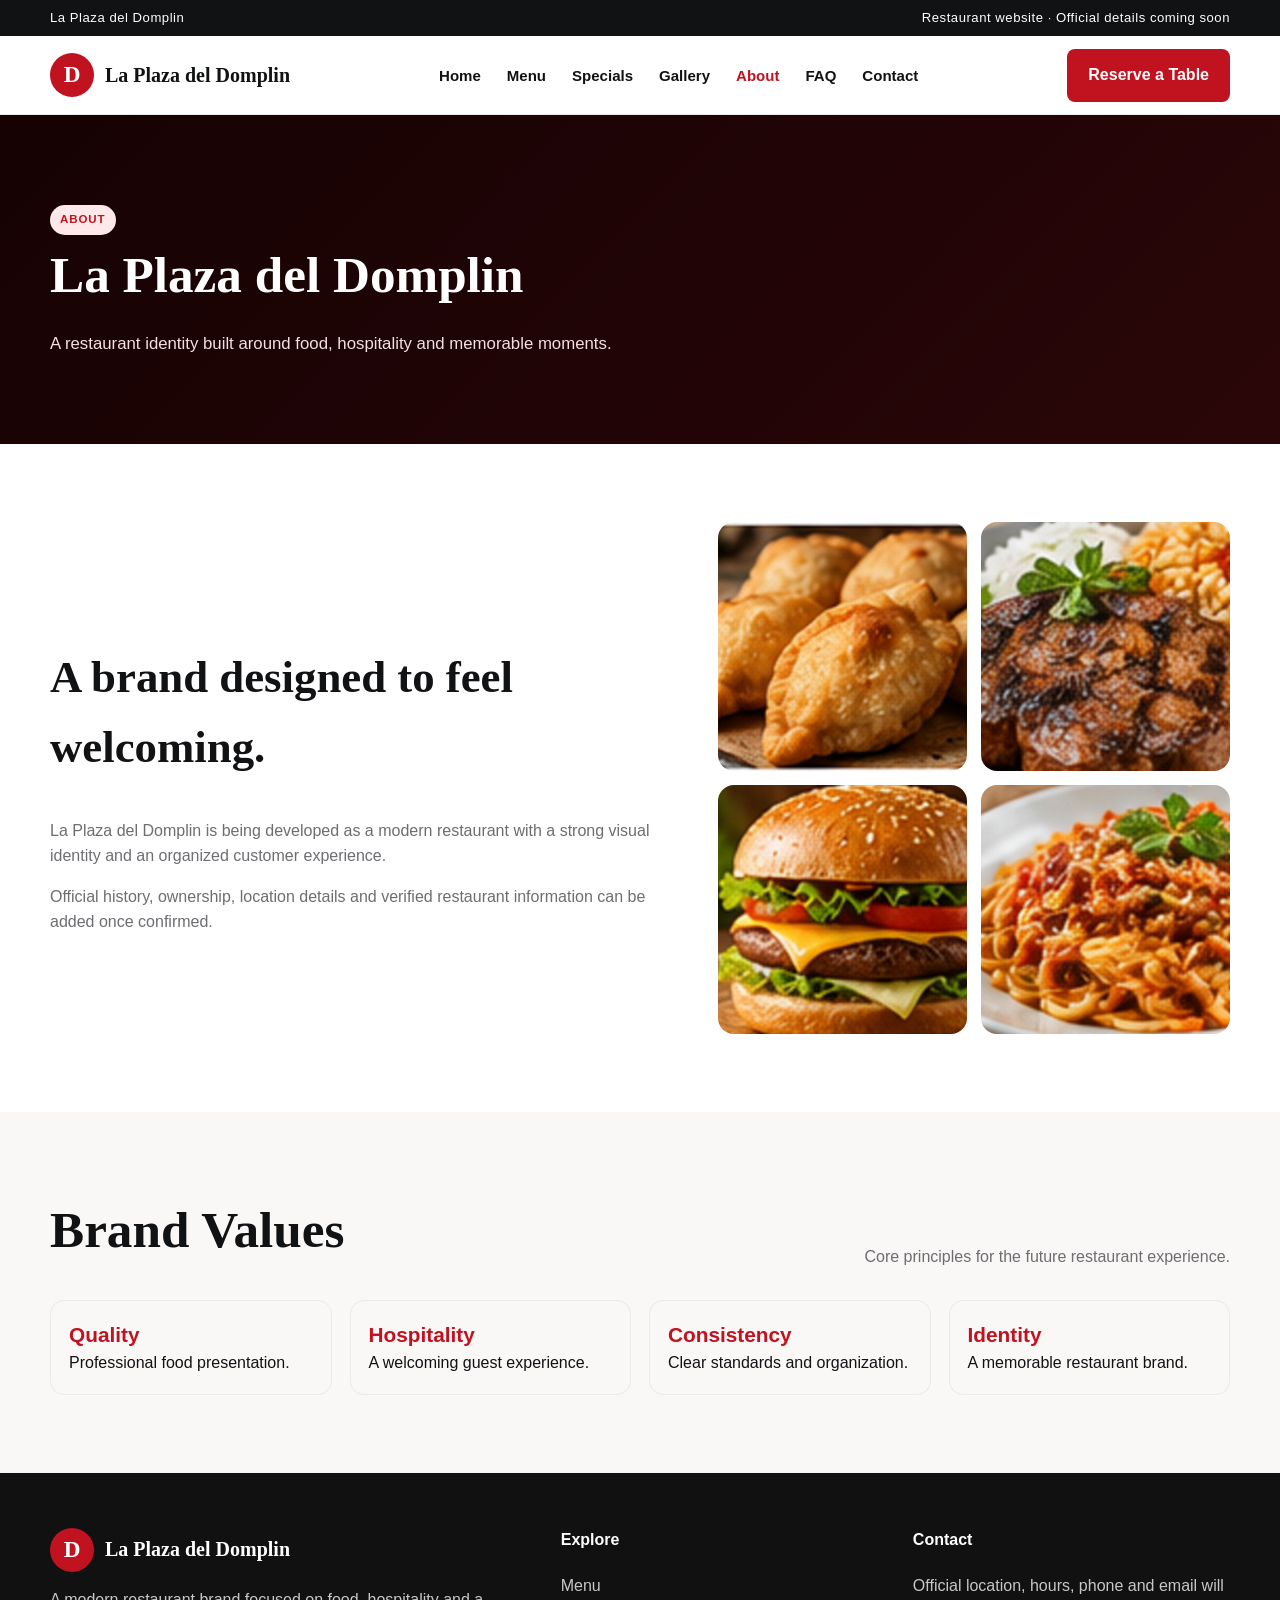
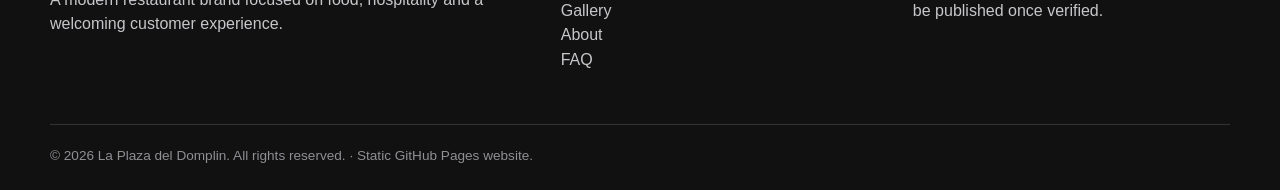
<file: about.html>
<!doctype html><html lang="en"><head><meta charset="utf-8"><meta name="viewport" content="width=device-width,initial-scale=1"><title>About | La Plaza del Domplin</title><meta name="description" content="La Plaza del Domplin restaurant website"><link rel="icon" href="assets/favicon.svg"><link rel="stylesheet" href="assets/styles.css"></head><body><div class="topbar"><div class="wrap"><span>La Plaza del Domplin</span><span>Restaurant website · Official details coming soon</span></div></div><header class="nav"><div class="wrap navrow"><a class="brand" href="index.html"><span class="brandmark">D</span><span>La Plaza del Domplin</span></a><button class="menu-btn" aria-label="Open menu">☰</button><nav class="navlinks"><a class="" href="index.html">Home</a><a class="" href="menu.html">Menu</a><a class="" href="specials.html">Specials</a><a class="" href="gallery.html">Gallery</a><a class="active" href="about.html">About</a><a class="" href="faq.html">FAQ</a><a class="" href="contact.html">Contact</a></nav><a class="btn red" href="reservations.html">Reserve a Table</a></div></header><section class="pagehero"><div class="wrap"><span class="badge">About</span><h1>La Plaza del Domplin</h1><p>A restaurant identity built around food, hospitality and memorable moments.</p></div></section><section class="section"><div class="wrap split"><div><h2 style="font-family:Georgia,serif;font-size:2.8rem">A brand designed to feel welcoming.</h2><p class="muted">La Plaza del Domplin is being developed as a modern restaurant with a strong visual identity and an organized customer experience.</p><p class="muted">Official history, ownership, location details and verified restaurant information can be added once confirmed.</p></div><div class="media-grid"><img src="assets/domplines.jpg" alt="Food"><img src="assets/main-course.jpg" alt="Food"><img src="assets/burger.jpg" alt="Food"><img src="assets/pasta.jpg" alt="Food"></div></div></section><section class="section soft"><div class="wrap"><div class="section-head"><h2>Brand Values</h2><p>Core principles for the future restaurant experience.</p></div><div class="grid4"><div class="fact"><strong>Quality</strong><span>Professional food presentation.</span></div><div class="fact"><strong>Hospitality</strong><span>A welcoming guest experience.</span></div><div class="fact"><strong>Consistency</strong><span>Clear standards and organization.</span></div><div class="fact"><strong>Identity</strong><span>A memorable restaurant brand.</span></div></div></div></section><footer class="footer"><div class="wrap"><div class="footergrid"><div><div class="brand"><span class="brandmark">D</span><span>La Plaza del Domplin</span></div><p>A modern restaurant brand focused on food, hospitality and a welcoming customer experience.</p></div><div><h4>Explore</h4><p><a href="menu.html">Menu</a><br><a href="gallery.html">Gallery</a><br><a href="about.html">About</a><br><a href="faq.html">FAQ</a></p></div><div><h4>Contact</h4><p>Official location, hours, phone and email will be published once verified.</p></div></div><div class="subfooter">© 2026 La Plaza del Domplin. All rights reserved. · Static GitHub Pages website.</div></div></footer><script src="assets/script.js"></script></body></html>
</file>
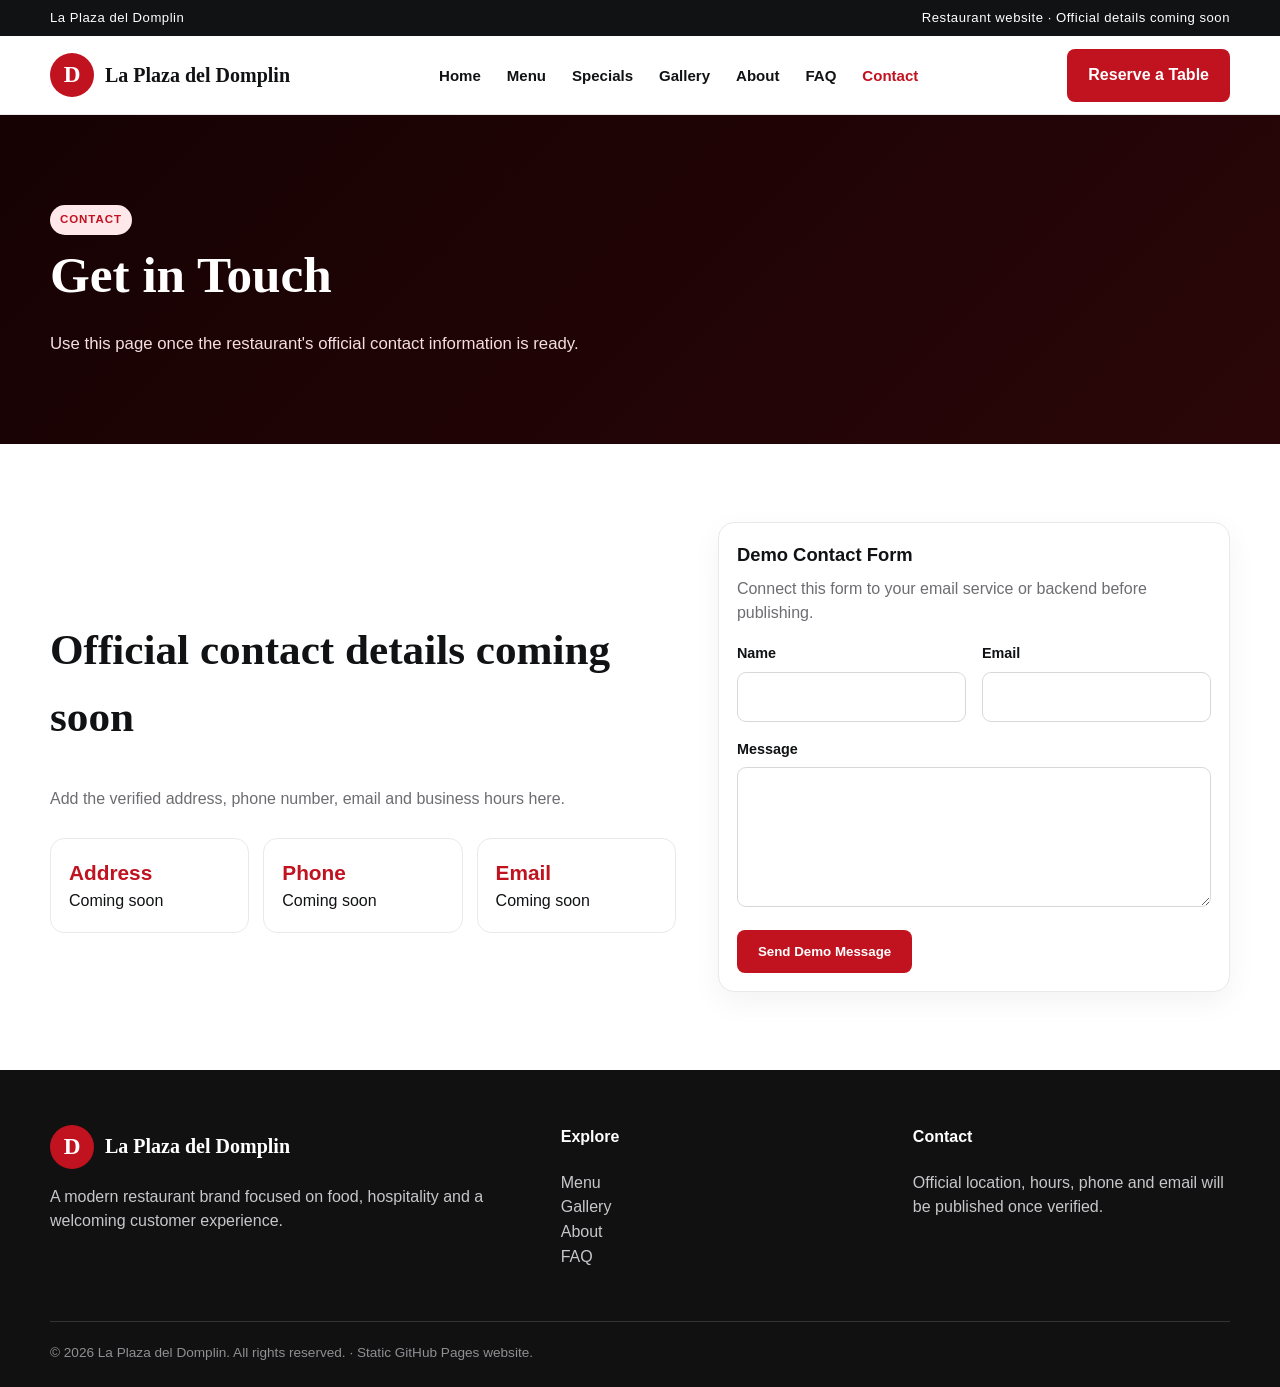
<file: contact.html>
<!doctype html><html lang="en"><head><meta charset="utf-8"><meta name="viewport" content="width=device-width,initial-scale=1"><title>Contact | La Plaza del Domplin</title><meta name="description" content="La Plaza del Domplin restaurant website"><link rel="icon" href="assets/favicon.svg"><link rel="stylesheet" href="assets/styles.css"></head><body><div class="topbar"><div class="wrap"><span>La Plaza del Domplin</span><span>Restaurant website · Official details coming soon</span></div></div><header class="nav"><div class="wrap navrow"><a class="brand" href="index.html"><span class="brandmark">D</span><span>La Plaza del Domplin</span></a><button class="menu-btn" aria-label="Open menu">☰</button><nav class="navlinks"><a class="" href="index.html">Home</a><a class="" href="menu.html">Menu</a><a class="" href="specials.html">Specials</a><a class="" href="gallery.html">Gallery</a><a class="" href="about.html">About</a><a class="" href="faq.html">FAQ</a><a class="active" href="contact.html">Contact</a></nav><a class="btn red" href="reservations.html">Reserve a Table</a></div></header><section class="pagehero"><div class="wrap"><span class="badge">Contact</span><h1>Get in Touch</h1><p>Use this page once the restaurant's official contact information is ready.</p></div></section><section class="section"><div class="wrap split"><div><h2 style="font-family:Georgia,serif;font-size:2.7rem">Official contact details coming soon</h2><p class="muted">Add the verified address, phone number, email and business hours here.</p><div class="facts"><div class="fact"><strong>Address</strong><span>Coming soon</span></div><div class="fact"><strong>Phone</strong><span>Coming soon</span></div><div class="fact"><strong>Email</strong><span>Coming soon</span></div></div></div><form class="form card card-body" data-demo-form><div class="full"><h3>Demo Contact Form</h3><p class="muted">Connect this form to your email service or backend before publishing.</p></div><label>Name<input required></label><label>Email<input type="email" required></label><label class="full">Message<textarea required></textarea></label><div class="full"><button class="btn red" type="submit">Send Demo Message</button><div class="notice form-message" style="display:none"></div></div></form></div></section><footer class="footer"><div class="wrap"><div class="footergrid"><div><div class="brand"><span class="brandmark">D</span><span>La Plaza del Domplin</span></div><p>A modern restaurant brand focused on food, hospitality and a welcoming customer experience.</p></div><div><h4>Explore</h4><p><a href="menu.html">Menu</a><br><a href="gallery.html">Gallery</a><br><a href="about.html">About</a><br><a href="faq.html">FAQ</a></p></div><div><h4>Contact</h4><p>Official location, hours, phone and email will be published once verified.</p></div></div><div class="subfooter">© 2026 La Plaza del Domplin. All rights reserved. · Static GitHub Pages website.</div></div></footer><script src="assets/script.js"></script></body></html>
</file>
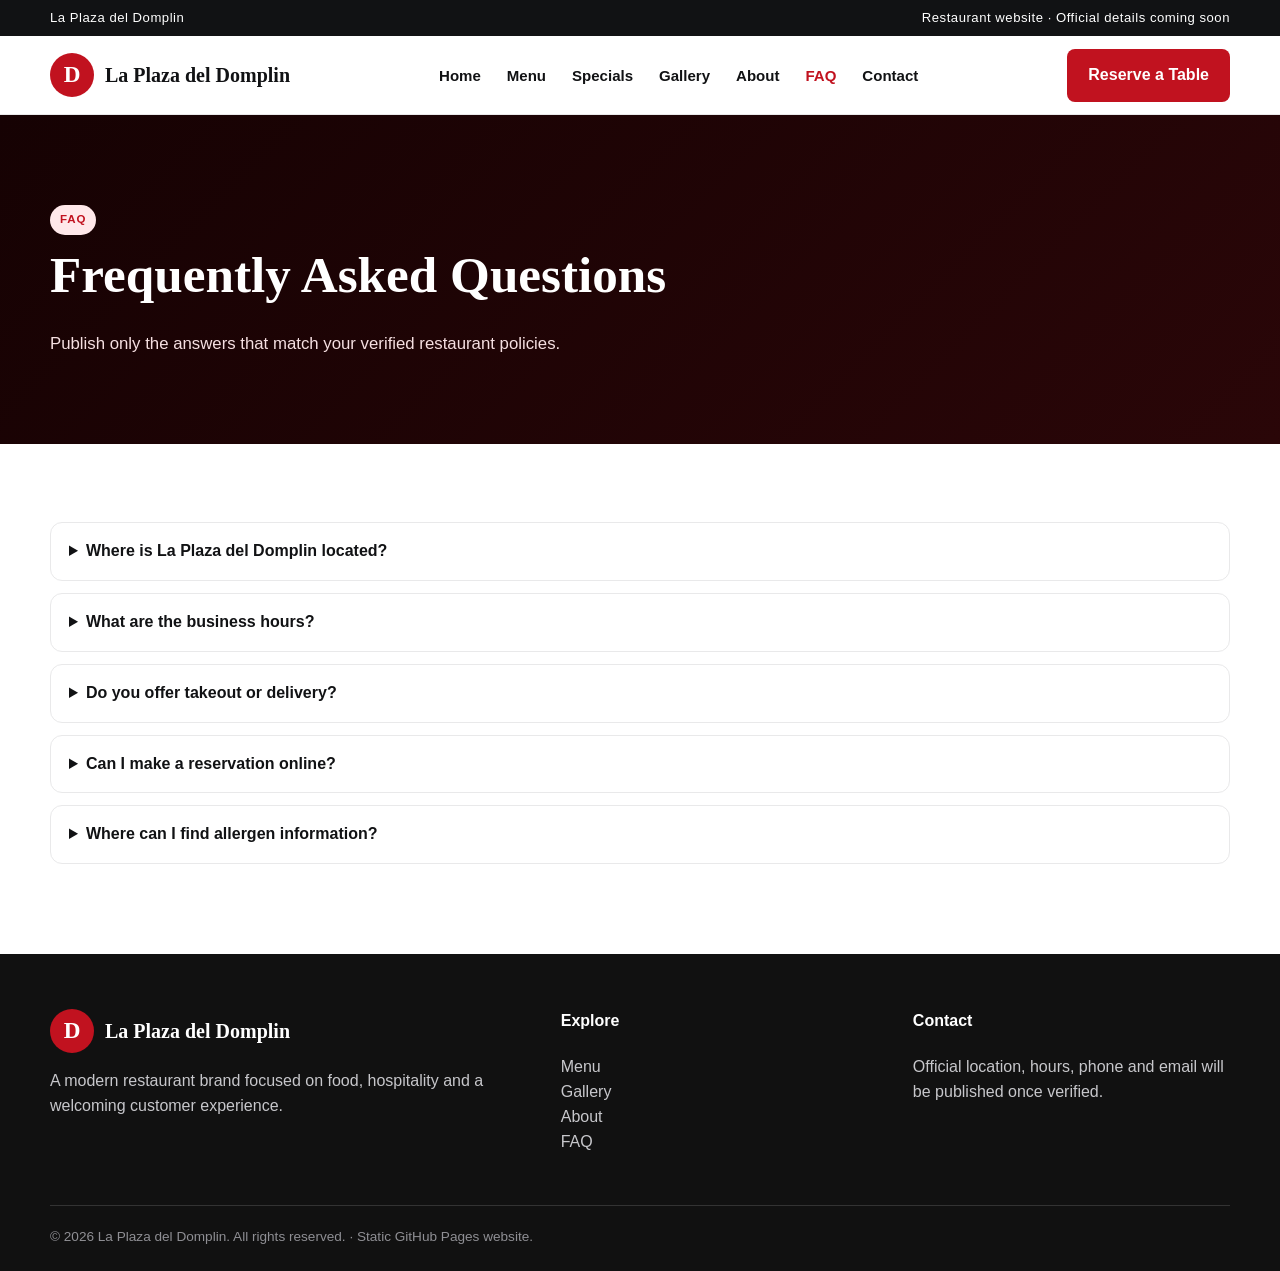
<file: faq.html>
<!doctype html><html lang="en"><head><meta charset="utf-8"><meta name="viewport" content="width=device-width,initial-scale=1"><title>FAQ | La Plaza del Domplin</title><meta name="description" content="La Plaza del Domplin restaurant website"><link rel="icon" href="assets/favicon.svg"><link rel="stylesheet" href="assets/styles.css"></head><body><div class="topbar"><div class="wrap"><span>La Plaza del Domplin</span><span>Restaurant website · Official details coming soon</span></div></div><header class="nav"><div class="wrap navrow"><a class="brand" href="index.html"><span class="brandmark">D</span><span>La Plaza del Domplin</span></a><button class="menu-btn" aria-label="Open menu">☰</button><nav class="navlinks"><a class="" href="index.html">Home</a><a class="" href="menu.html">Menu</a><a class="" href="specials.html">Specials</a><a class="" href="gallery.html">Gallery</a><a class="" href="about.html">About</a><a class="active" href="faq.html">FAQ</a><a class="" href="contact.html">Contact</a></nav><a class="btn red" href="reservations.html">Reserve a Table</a></div></header><section class="pagehero"><div class="wrap"><span class="badge">FAQ</span><h1>Frequently Asked Questions</h1><p>Publish only the answers that match your verified restaurant policies.</p></div></section><section class="section"><div class="wrap faq"><details><summary>Where is La Plaza del Domplin located?</summary><p>The official restaurant location has not been published yet.</p></details><details><summary>What are the business hours?</summary><p>Official business hours will be added once confirmed.</p></details><details><summary>Do you offer takeout or delivery?</summary><p>Add the verified takeout and delivery options here when active.</p></details><details><summary>Can I make a reservation online?</summary><p>This website includes a demo reservation form. Connect it to your official booking method before publishing it as an active service.</p></details><details><summary>Where can I find allergen information?</summary><p>Publish verified ingredient and allergen information for each applicable dish.</p></details></div></section><footer class="footer"><div class="wrap"><div class="footergrid"><div><div class="brand"><span class="brandmark">D</span><span>La Plaza del Domplin</span></div><p>A modern restaurant brand focused on food, hospitality and a welcoming customer experience.</p></div><div><h4>Explore</h4><p><a href="menu.html">Menu</a><br><a href="gallery.html">Gallery</a><br><a href="about.html">About</a><br><a href="faq.html">FAQ</a></p></div><div><h4>Contact</h4><p>Official location, hours, phone and email will be published once verified.</p></div></div><div class="subfooter">© 2026 La Plaza del Domplin. All rights reserved. · Static GitHub Pages website.</div></div></footer><script src="assets/script.js"></script></body></html>
</file>
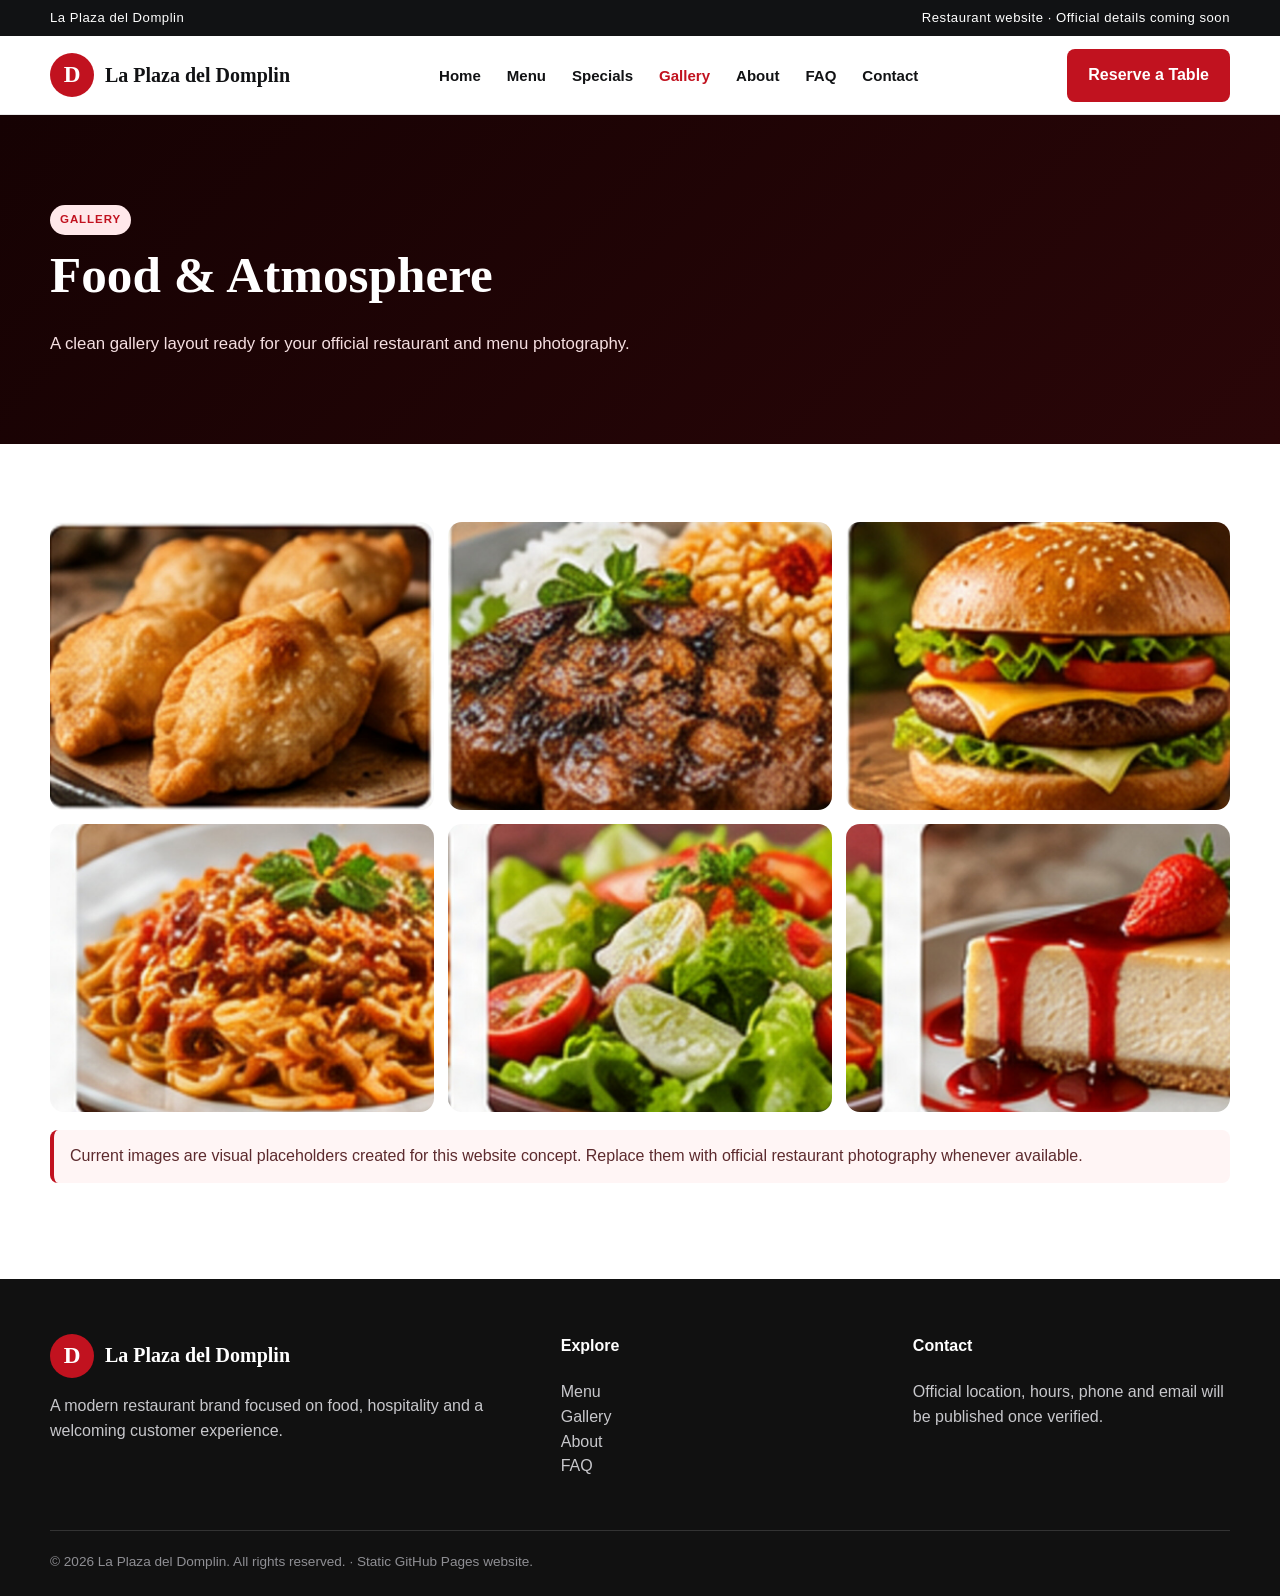
<file: gallery.html>
<!doctype html><html lang="en"><head><meta charset="utf-8"><meta name="viewport" content="width=device-width,initial-scale=1"><title>Gallery | La Plaza del Domplin</title><meta name="description" content="La Plaza del Domplin restaurant website"><link rel="icon" href="assets/favicon.svg"><link rel="stylesheet" href="assets/styles.css"></head><body><div class="topbar"><div class="wrap"><span>La Plaza del Domplin</span><span>Restaurant website · Official details coming soon</span></div></div><header class="nav"><div class="wrap navrow"><a class="brand" href="index.html"><span class="brandmark">D</span><span>La Plaza del Domplin</span></a><button class="menu-btn" aria-label="Open menu">☰</button><nav class="navlinks"><a class="" href="index.html">Home</a><a class="" href="menu.html">Menu</a><a class="" href="specials.html">Specials</a><a class="active" href="gallery.html">Gallery</a><a class="" href="about.html">About</a><a class="" href="faq.html">FAQ</a><a class="" href="contact.html">Contact</a></nav><a class="btn red" href="reservations.html">Reserve a Table</a></div></header><section class="pagehero"><div class="wrap"><span class="badge">Gallery</span><h1>Food & Atmosphere</h1><p>A clean gallery layout ready for your official restaurant and menu photography.</p></div></section><section class="section"><div class="wrap"><div class="gallery"><img src="assets/domplines.jpg" alt="Food"><img src="assets/main-course.jpg" alt="Food"><img src="assets/burger.jpg" alt="Food"><img src="assets/pasta.jpg" alt="Food"><img src="assets/salad.jpg" alt="Food"><img src="assets/dessert.jpg" alt="Food"></div><div class="notice">Current images are visual placeholders created for this website concept. Replace them with official restaurant photography whenever available.</div></div></section><footer class="footer"><div class="wrap"><div class="footergrid"><div><div class="brand"><span class="brandmark">D</span><span>La Plaza del Domplin</span></div><p>A modern restaurant brand focused on food, hospitality and a welcoming customer experience.</p></div><div><h4>Explore</h4><p><a href="menu.html">Menu</a><br><a href="gallery.html">Gallery</a><br><a href="about.html">About</a><br><a href="faq.html">FAQ</a></p></div><div><h4>Contact</h4><p>Official location, hours, phone and email will be published once verified.</p></div></div><div class="subfooter">© 2026 La Plaza del Domplin. All rights reserved. · Static GitHub Pages website.</div></div></footer><script src="assets/script.js"></script></body></html>
</file>
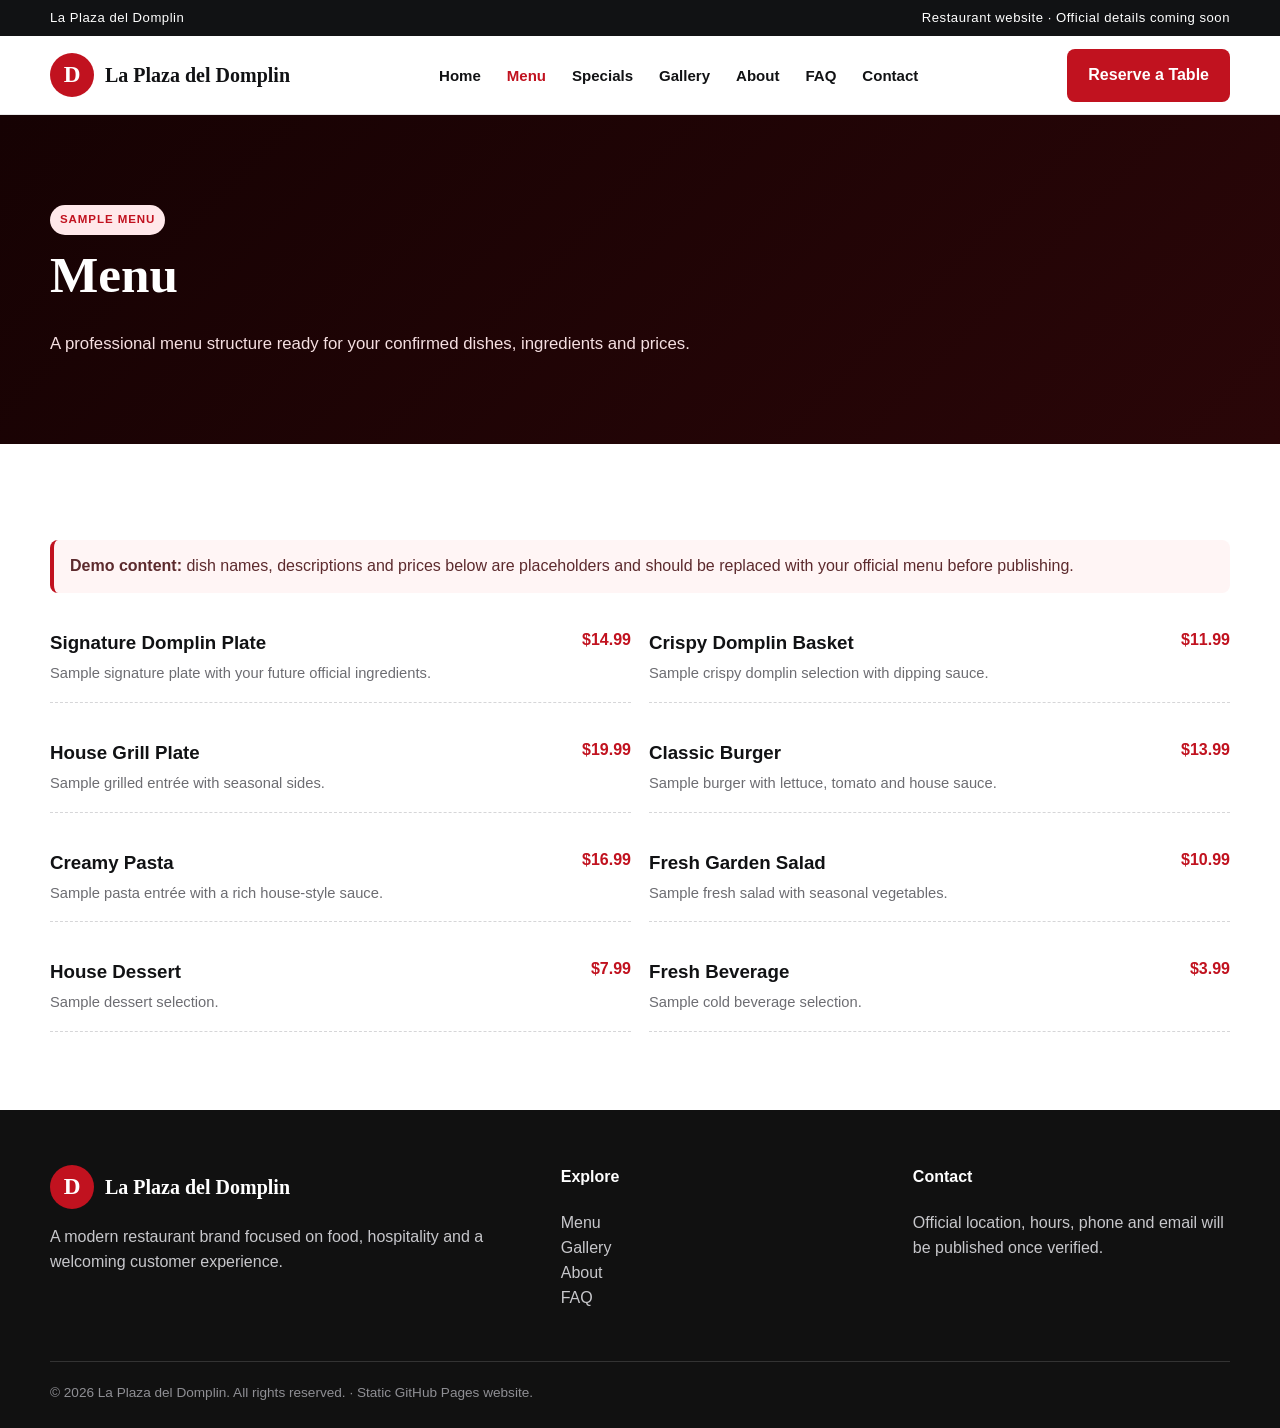
<file: menu.html>
<!doctype html><html lang="en"><head><meta charset="utf-8"><meta name="viewport" content="width=device-width,initial-scale=1"><title>Menu | La Plaza del Domplin</title><meta name="description" content="La Plaza del Domplin restaurant website"><link rel="icon" href="assets/favicon.svg"><link rel="stylesheet" href="assets/styles.css"></head><body><div class="topbar"><div class="wrap"><span>La Plaza del Domplin</span><span>Restaurant website · Official details coming soon</span></div></div><header class="nav"><div class="wrap navrow"><a class="brand" href="index.html"><span class="brandmark">D</span><span>La Plaza del Domplin</span></a><button class="menu-btn" aria-label="Open menu">☰</button><nav class="navlinks"><a class="" href="index.html">Home</a><a class="active" href="menu.html">Menu</a><a class="" href="specials.html">Specials</a><a class="" href="gallery.html">Gallery</a><a class="" href="about.html">About</a><a class="" href="faq.html">FAQ</a><a class="" href="contact.html">Contact</a></nav><a class="btn red" href="reservations.html">Reserve a Table</a></div></header><section class="pagehero"><div class="wrap"><span class="badge">Sample menu</span><h1>Menu</h1><p>A professional menu structure ready for your confirmed dishes, ingredients and prices.</p></div></section><section class="section"><div class="wrap"><div class="notice"><strong>Demo content:</strong> dish names, descriptions and prices below are placeholders and should be replaced with your official menu before publishing.</div><div class="menu-list"><div class="menu-item"><div><h3>Signature Domplin Plate</h3><p>Sample signature plate with your future official ingredients.</p></div><div class="price">$14.99</div></div><div class="menu-item"><div><h3>Crispy Domplin Basket</h3><p>Sample crispy domplin selection with dipping sauce.</p></div><div class="price">$11.99</div></div><div class="menu-item"><div><h3>House Grill Plate</h3><p>Sample grilled entrée with seasonal sides.</p></div><div class="price">$19.99</div></div><div class="menu-item"><div><h3>Classic Burger</h3><p>Sample burger with lettuce, tomato and house sauce.</p></div><div class="price">$13.99</div></div><div class="menu-item"><div><h3>Creamy Pasta</h3><p>Sample pasta entrée with a rich house-style sauce.</p></div><div class="price">$16.99</div></div><div class="menu-item"><div><h3>Fresh Garden Salad</h3><p>Sample fresh salad with seasonal vegetables.</p></div><div class="price">$10.99</div></div><div class="menu-item"><div><h3>House Dessert</h3><p>Sample dessert selection.</p></div><div class="price">$7.99</div></div><div class="menu-item"><div><h3>Fresh Beverage</h3><p>Sample cold beverage selection.</p></div><div class="price">$3.99</div></div></div></div></section><footer class="footer"><div class="wrap"><div class="footergrid"><div><div class="brand"><span class="brandmark">D</span><span>La Plaza del Domplin</span></div><p>A modern restaurant brand focused on food, hospitality and a welcoming customer experience.</p></div><div><h4>Explore</h4><p><a href="menu.html">Menu</a><br><a href="gallery.html">Gallery</a><br><a href="about.html">About</a><br><a href="faq.html">FAQ</a></p></div><div><h4>Contact</h4><p>Official location, hours, phone and email will be published once verified.</p></div></div><div class="subfooter">© 2026 La Plaza del Domplin. All rights reserved. · Static GitHub Pages website.</div></div></footer><script src="assets/script.js"></script></body></html>
</file>
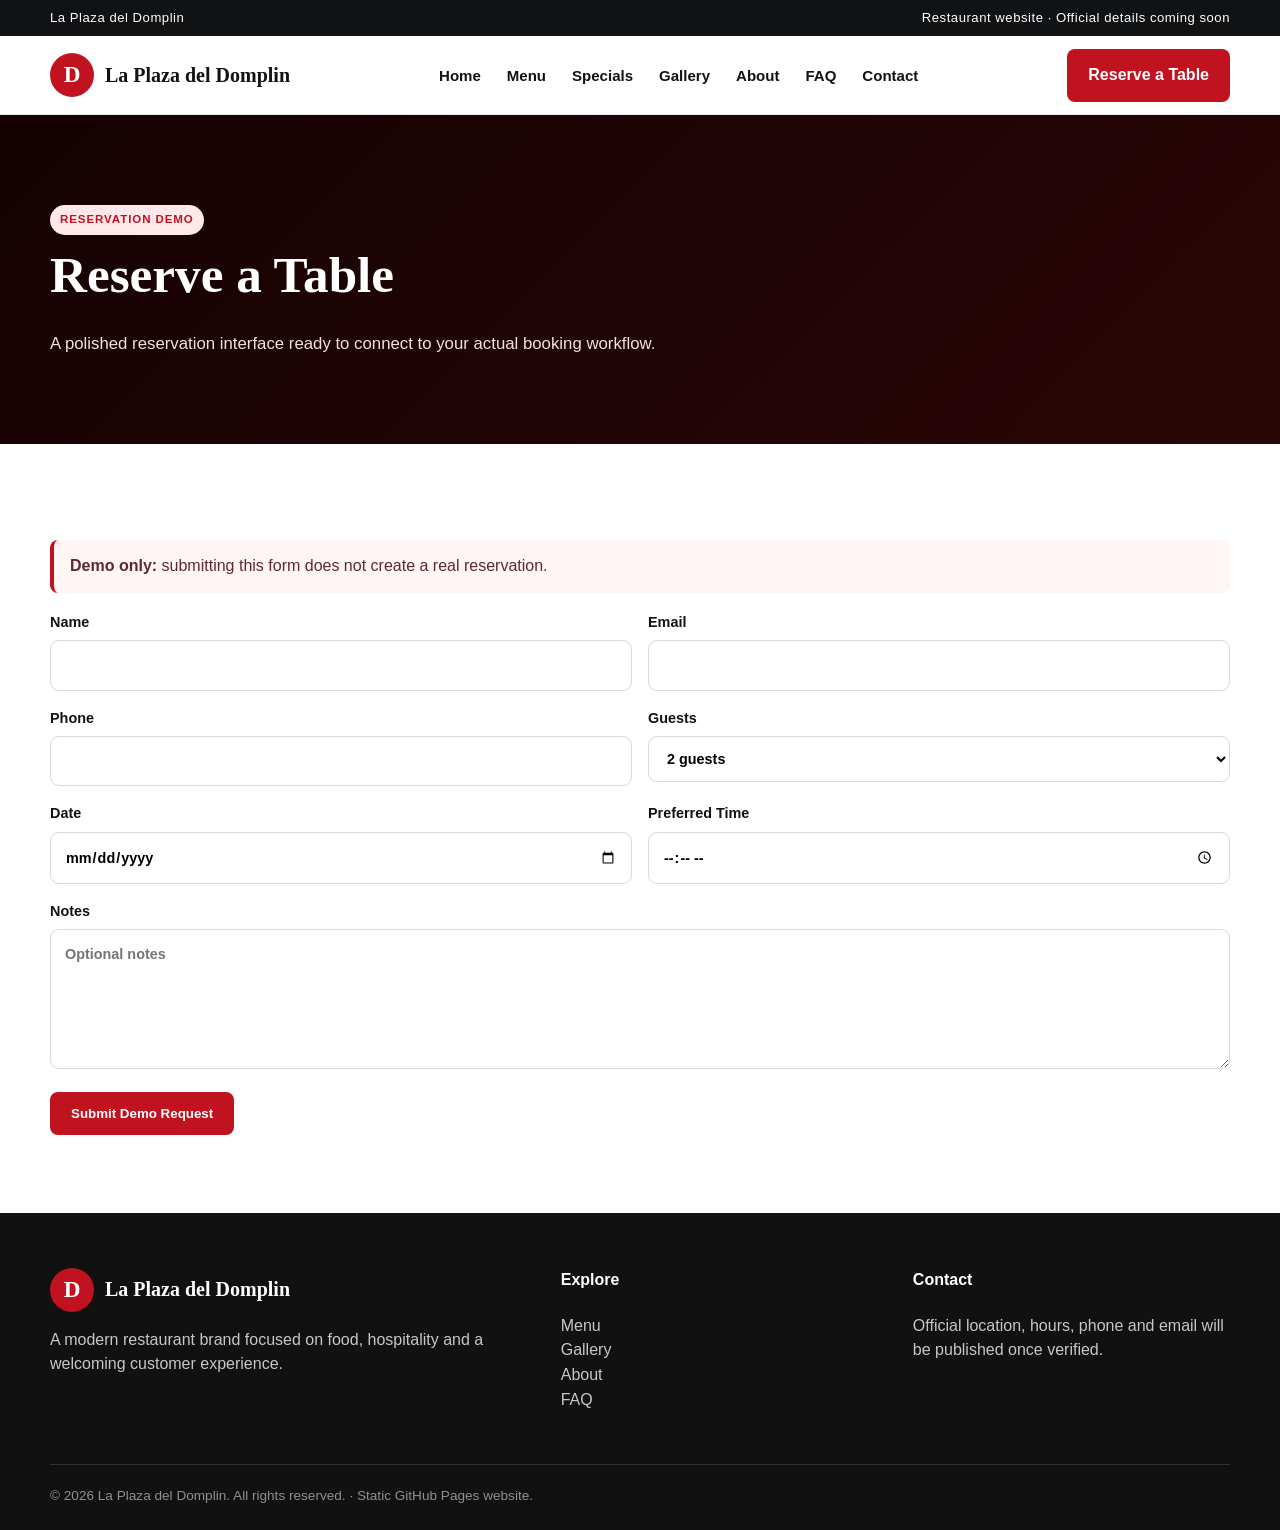
<file: reservations.html>
<!doctype html><html lang="en"><head><meta charset="utf-8"><meta name="viewport" content="width=device-width,initial-scale=1"><title>Reservations | La Plaza del Domplin</title><meta name="description" content="La Plaza del Domplin restaurant website"><link rel="icon" href="assets/favicon.svg"><link rel="stylesheet" href="assets/styles.css"></head><body><div class="topbar"><div class="wrap"><span>La Plaza del Domplin</span><span>Restaurant website · Official details coming soon</span></div></div><header class="nav"><div class="wrap navrow"><a class="brand" href="index.html"><span class="brandmark">D</span><span>La Plaza del Domplin</span></a><button class="menu-btn" aria-label="Open menu">☰</button><nav class="navlinks"><a class="" href="index.html">Home</a><a class="" href="menu.html">Menu</a><a class="" href="specials.html">Specials</a><a class="" href="gallery.html">Gallery</a><a class="" href="about.html">About</a><a class="" href="faq.html">FAQ</a><a class="" href="contact.html">Contact</a></nav><a class="btn red" href="reservations.html">Reserve a Table</a></div></header><section class="pagehero"><div class="wrap"><span class="badge">Reservation demo</span><h1>Reserve a Table</h1><p>A polished reservation interface ready to connect to your actual booking workflow.</p></div></section><section class="section"><div class="wrap"><div class="notice"><strong>Demo only:</strong> submitting this form does not create a real reservation.</div><form class="form" data-demo-form><label>Name<input required></label><label>Email<input type="email" required></label><label>Phone<input></label><label>Guests<select><option>2 guests</option><option>3 guests</option><option>4 guests</option><option>5 guests</option><option>6+ guests</option></select></label><label>Date<input type="date" required></label><label>Preferred Time<input type="time" required></label><label class="full">Notes<textarea placeholder="Optional notes"></textarea></label><div class="full"><button class="btn red" type="submit">Submit Demo Request</button><div class="notice form-message" style="display:none"></div></div></form></div></section><footer class="footer"><div class="wrap"><div class="footergrid"><div><div class="brand"><span class="brandmark">D</span><span>La Plaza del Domplin</span></div><p>A modern restaurant brand focused on food, hospitality and a welcoming customer experience.</p></div><div><h4>Explore</h4><p><a href="menu.html">Menu</a><br><a href="gallery.html">Gallery</a><br><a href="about.html">About</a><br><a href="faq.html">FAQ</a></p></div><div><h4>Contact</h4><p>Official location, hours, phone and email will be published once verified.</p></div></div><div class="subfooter">© 2026 La Plaza del Domplin. All rights reserved. · Static GitHub Pages website.</div></div></footer><script src="assets/script.js"></script></body></html>
</file>
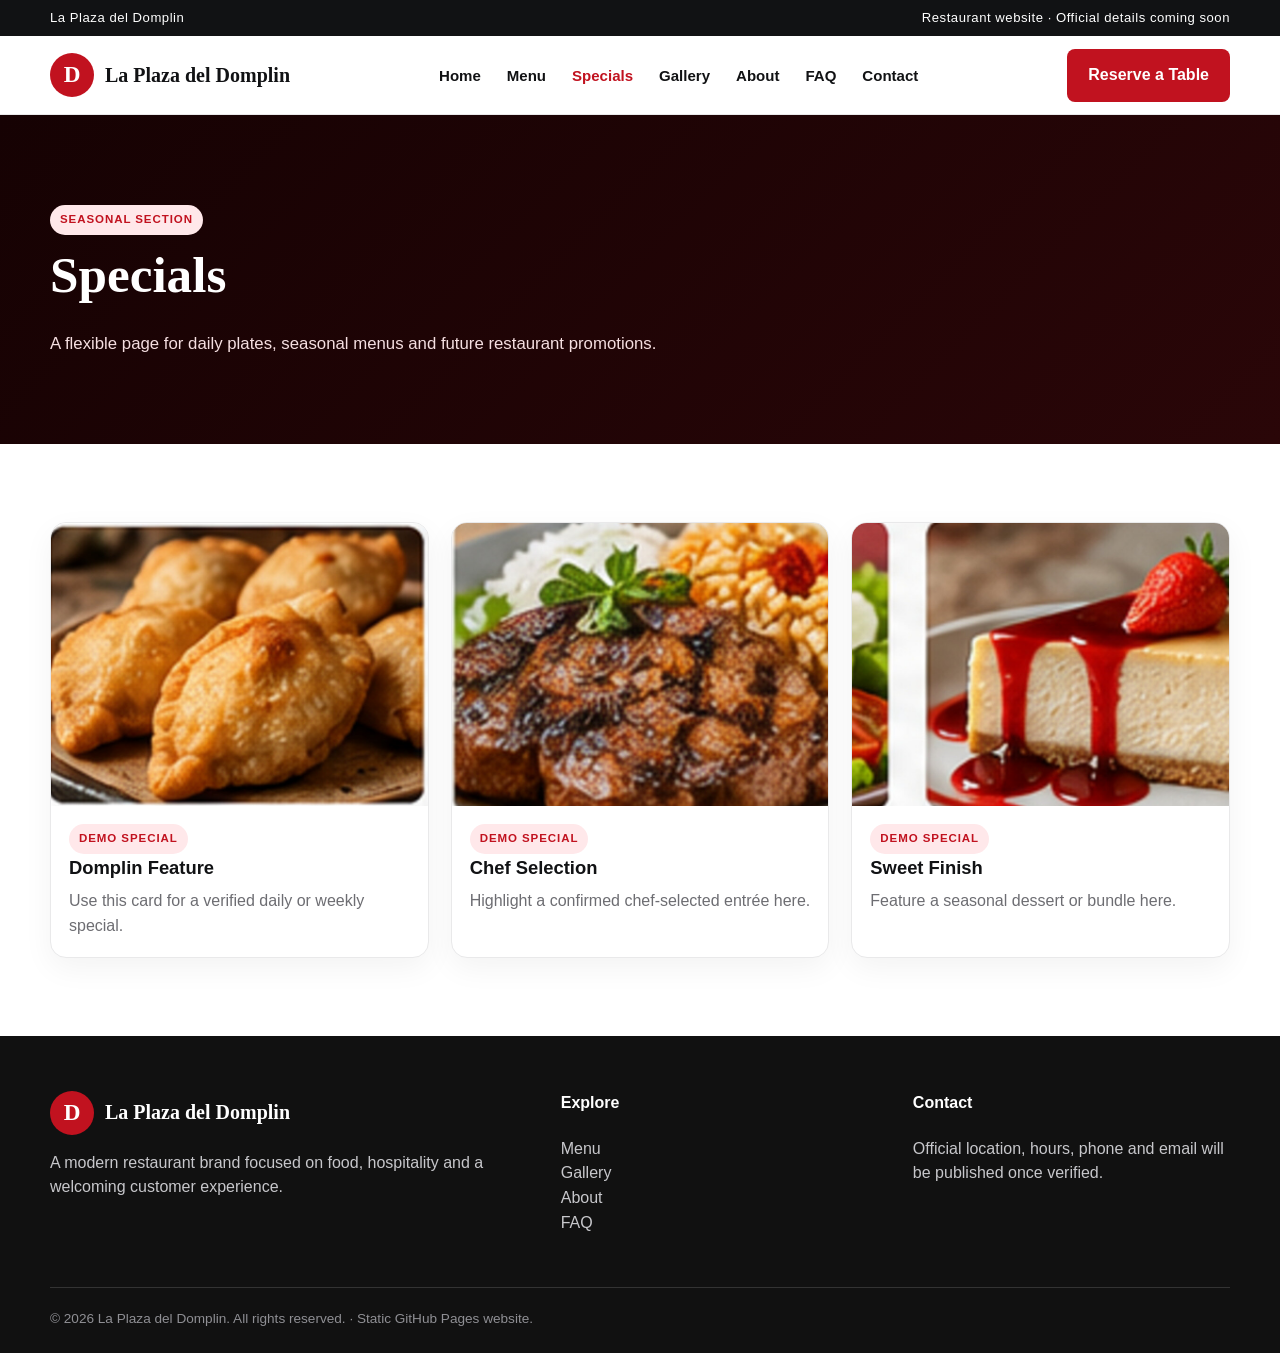
<file: specials.html>
<!doctype html><html lang="en"><head><meta charset="utf-8"><meta name="viewport" content="width=device-width,initial-scale=1"><title>Specials | La Plaza del Domplin</title><meta name="description" content="La Plaza del Domplin restaurant website"><link rel="icon" href="assets/favicon.svg"><link rel="stylesheet" href="assets/styles.css"></head><body><div class="topbar"><div class="wrap"><span>La Plaza del Domplin</span><span>Restaurant website · Official details coming soon</span></div></div><header class="nav"><div class="wrap navrow"><a class="brand" href="index.html"><span class="brandmark">D</span><span>La Plaza del Domplin</span></a><button class="menu-btn" aria-label="Open menu">☰</button><nav class="navlinks"><a class="" href="index.html">Home</a><a class="" href="menu.html">Menu</a><a class="active" href="specials.html">Specials</a><a class="" href="gallery.html">Gallery</a><a class="" href="about.html">About</a><a class="" href="faq.html">FAQ</a><a class="" href="contact.html">Contact</a></nav><a class="btn red" href="reservations.html">Reserve a Table</a></div></header><section class="pagehero"><div class="wrap"><span class="badge">Seasonal section</span><h1>Specials</h1><p>A flexible page for daily plates, seasonal menus and future restaurant promotions.</p></div></section><section class="section"><div class="wrap"><div class="grid3"><div class="card"><img src="assets/domplines.jpg" alt="Domplines"><div class="card-body"><span class="badge">Demo special</span><h3>Domplin Feature</h3><p>Use this card for a verified daily or weekly special.</p></div></div><div class="card"><img src="assets/main-course.jpg" alt="Main course"><div class="card-body"><span class="badge">Demo special</span><h3>Chef Selection</h3><p>Highlight a confirmed chef-selected entrée here.</p></div></div><div class="card"><img src="assets/dessert.jpg" alt="Dessert"><div class="card-body"><span class="badge">Demo special</span><h3>Sweet Finish</h3><p>Feature a seasonal dessert or bundle here.</p></div></div></div></div></section><footer class="footer"><div class="wrap"><div class="footergrid"><div><div class="brand"><span class="brandmark">D</span><span>La Plaza del Domplin</span></div><p>A modern restaurant brand focused on food, hospitality and a welcoming customer experience.</p></div><div><h4>Explore</h4><p><a href="menu.html">Menu</a><br><a href="gallery.html">Gallery</a><br><a href="about.html">About</a><br><a href="faq.html">FAQ</a></p></div><div><h4>Contact</h4><p>Official location, hours, phone and email will be published once verified.</p></div></div><div class="subfooter">© 2026 La Plaza del Domplin. All rights reserved. · Static GitHub Pages website.</div></div></footer><script src="assets/script.js"></script></body></html>
</file>
<file: assets/styles.css>
:root{--red:#c1121f;--red2:#8f0d16;--ink:#111214;--muted:#6d6d72;--line:#e9e9ea;--paper:#fff;--soft:#faf7f7;--max:1180px}
*{box-sizing:border-box}html{scroll-behavior:smooth}body{margin:0;font-family:Inter,Arial,Helvetica,sans-serif;color:var(--ink);background:var(--paper);line-height:1.55}a{color:inherit;text-decoration:none}img{max-width:100%;display:block}.wrap{width:min(var(--max),calc(100% - 36px));margin:auto}.topbar{background:var(--ink);color:#fff;font-size:.82rem;letter-spacing:.04em}.topbar .wrap{display:flex;justify-content:space-between;gap:18px;padding:8px 0}.nav{position:sticky;top:0;z-index:40;background:rgba(255,255,255,.96);backdrop-filter:blur(14px);border-bottom:1px solid var(--line)}.navrow{height:78px;display:flex;align-items:center;justify-content:space-between;gap:20px}.brand{display:flex;align-items:center;gap:11px;font-family:Georgia,serif;font-weight:800;font-size:1.25rem}.brandmark{width:44px;height:44px;border-radius:50%;background:var(--red);display:grid;place-items:center;color:#fff;font-size:1.45rem;font-weight:900}.navlinks{display:flex;align-items:center;gap:26px;font-weight:700;font-size:.94rem}.navlinks a:hover,.navlinks a.active{color:var(--red)}.btn{display:inline-flex;align-items:center;justify-content:center;gap:9px;border-radius:8px;padding:13px 20px;font-weight:800;border:1px solid transparent;cursor:pointer}.btn.red{background:var(--red);color:#fff}.btn.red:hover{background:var(--red2)}.btn.outline{border-color:var(--ink);background:#fff}.btn.white{background:#fff;color:var(--red)}.menu-btn{display:none;border:0;background:none;font-size:1.6rem}.hero{min-height:580px;background:linear-gradient(90deg,rgba(20,0,0,.88) 0%,rgba(20,0,0,.70) 43%,rgba(20,0,0,.10) 100%),url('assets/hero-food.jpg') center/cover;display:flex;align-items:center;color:#fff}.hero .copy{max-width:650px;padding:70px 0}.eyebrow{color:#ff4b55;text-transform:uppercase;letter-spacing:.18em;font-weight:900;font-size:.78rem}.hero h1{font-family:Georgia,serif;font-size:clamp(3rem,7vw,5.8rem);line-height:.93;margin:14px 0 18px}.hero h1 span{color:#ef233c}.hero p{font-size:1.12rem;max-width:570px;color:#f4eeee}.actions{display:flex;flex-wrap:wrap;gap:12px;margin-top:28px}.section{padding:78px 0}.section.soft{background:var(--soft)}.section.red{background:linear-gradient(135deg,var(--red),var(--red2));color:#fff}.section-head{display:flex;align-items:end;justify-content:space-between;gap:20px;margin-bottom:30px}.section-head h2,.pagehero h1{font-family:Georgia,serif;margin:0;font-size:clamp(2.1rem,4vw,3.3rem)}.section-head p{margin:0;color:var(--muted);max-width:620px}.section.red .section-head p{color:#f8dce0}.grid3{display:grid;grid-template-columns:repeat(3,1fr);gap:22px}.grid4{display:grid;grid-template-columns:repeat(4,1fr);gap:18px}.card{border:1px solid var(--line);border-radius:16px;overflow:hidden;background:#fff;box-shadow:0 10px 30px rgba(0,0,0,.05)}.card img{width:100%;aspect-ratio:4/3;object-fit:cover}.card-body{padding:18px}.card h3{margin:0 0 7px;font-size:1.15rem}.card p{margin:0;color:var(--muted)}.badge{display:inline-flex;border-radius:999px;background:#ffe8ea;color:var(--red);padding:6px 10px;font-size:.72rem;font-weight:900;text-transform:uppercase;letter-spacing:.08em}.featurebar{border-bottom:1px solid var(--line)}.featurebar .wrap{display:grid;grid-template-columns:repeat(4,1fr);padding:25px 0}.feature{padding:0 24px;border-right:1px solid var(--line)}.feature:last-child{border-right:0}.feature strong{display:block}.feature span{font-size:.88rem;color:var(--muted)}.split{display:grid;grid-template-columns:1.1fr .9fr;gap:42px;align-items:center}.media-grid{display:grid;grid-template-columns:repeat(2,1fr);gap:14px}.media-grid img{border-radius:16px;aspect-ratio:1/1;object-fit:cover}.facts{display:grid;grid-template-columns:repeat(3,1fr);gap:14px;margin-top:26px}.fact{padding:18px;border:1px solid var(--line);border-radius:14px}.fact strong{display:block;color:var(--red);font-size:1.3rem}.pagehero{padding:90px 0 70px;background:linear-gradient(135deg,#160203,#2a0608);color:#fff}.pagehero p{max-width:700px;color:#f5dfe1;font-size:1.05rem}.menu-list{display:grid;grid-template-columns:repeat(2,1fr);gap:18px}.menu-item{display:flex;justify-content:space-between;gap:18px;border-bottom:1px dashed #d6d6d8;padding:17px 0}.menu-item h3{margin:0 0 5px}.menu-item p{margin:0;color:var(--muted);font-size:.92rem}.price{font-weight:900;white-space:nowrap;color:var(--red)}.notice{background:#fff5f5;border-left:4px solid var(--red);padding:14px 16px;border-radius:8px;margin:18px 0;color:#5c2a2d}.form{display:grid;grid-template-columns:repeat(2,1fr);gap:16px}.form .full{grid-column:1/-1}.form label{font-weight:800;font-size:.9rem}.form input,.form textarea,.form select{width:100%;margin-top:7px;padding:13px 14px;border:1px solid #d8d8db;border-radius:9px;font:inherit;background:#fff}.form textarea{min-height:140px;resize:vertical}.faq details{border:1px solid var(--line);border-radius:12px;padding:16px 18px;margin-bottom:12px}.faq summary{cursor:pointer;font-weight:900}.gallery{display:grid;grid-template-columns:repeat(3,1fr);gap:14px}.gallery img{width:100%;aspect-ratio:4/3;object-fit:cover;border-radius:14px}.footer{background:#111;color:#fff;padding:55px 0 24px}.footergrid{display:grid;grid-template-columns:1.5fr 1fr 1fr;gap:35px}.footer p,.footer a{color:#c7c7cb}.footer h4{margin-top:0}.subfooter{border-top:1px solid #333;margin-top:35px;padding-top:20px;color:#8f8f94;font-size:.85rem}.pill{display:inline-flex;background:#fff;color:var(--red);font-weight:800;border-radius:999px;padding:8px 12px}.center{text-align:center}.muted{color:var(--muted)}
@media(max-width:850px){.navlinks{display:none;position:absolute;left:0;right:0;top:78px;background:#fff;padding:22px 28px;flex-direction:column;align-items:flex-start;border-bottom:1px solid var(--line)}.navlinks.open{display:flex}.menu-btn{display:block}.nav .btn.red{display:none}.grid3,.grid4,.split,.footergrid,.gallery{grid-template-columns:1fr 1fr}.featurebar .wrap{grid-template-columns:1fr 1fr;gap:18px}.feature{border-right:0}.menu-list{grid-template-columns:1fr}.hero{min-height:520px;background-position:62% center}.hero .copy{padding:55px 0}.form{grid-template-columns:1fr}.form .full{grid-column:auto}}
@media(max-width:560px){.grid3,.grid4,.split,.footergrid,.gallery,.featurebar .wrap,.facts{grid-template-columns:1fr}.topbar .wrap{flex-direction:column;gap:4px}.hero h1{font-size:3rem}.section{padding:58px 0}.section-head{align-items:flex-start;flex-direction:column}.navrow{height:70px}.navlinks{top:70px}.brand{font-size:1.05rem}}
</file>
